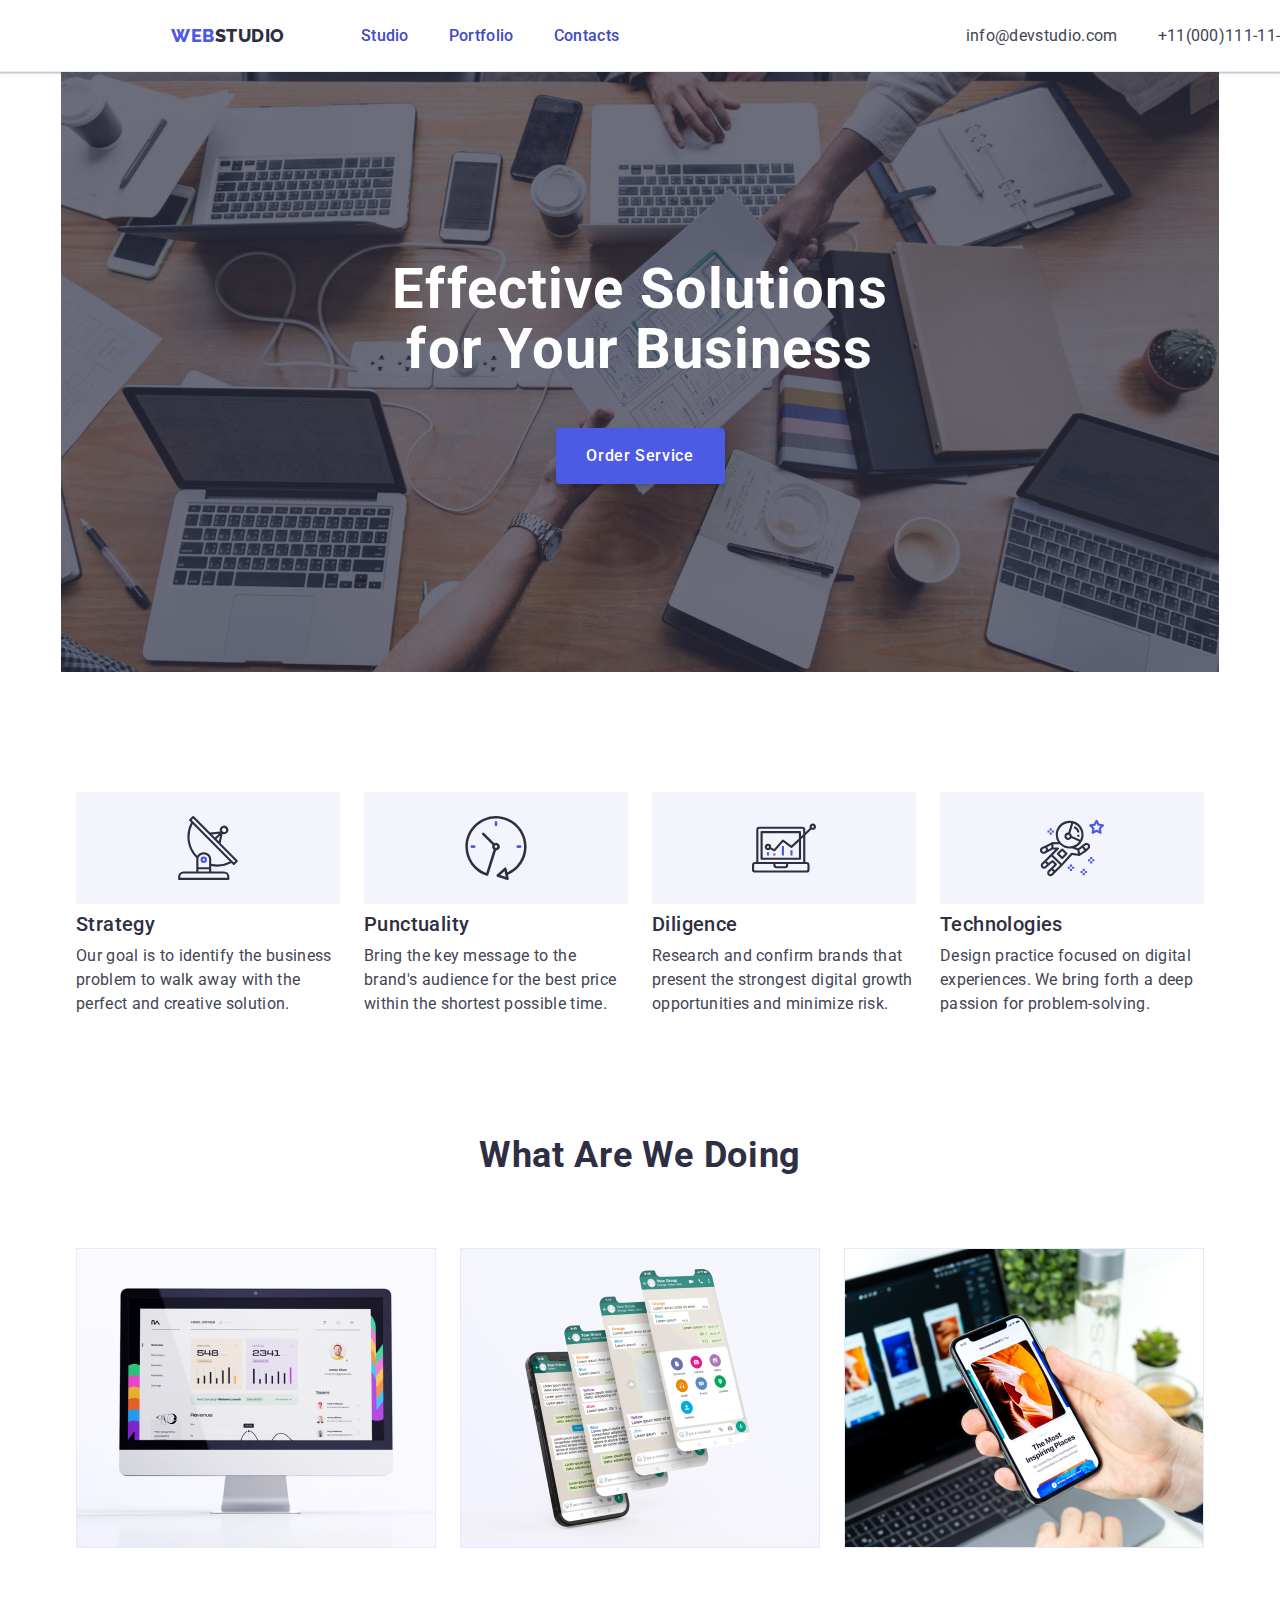
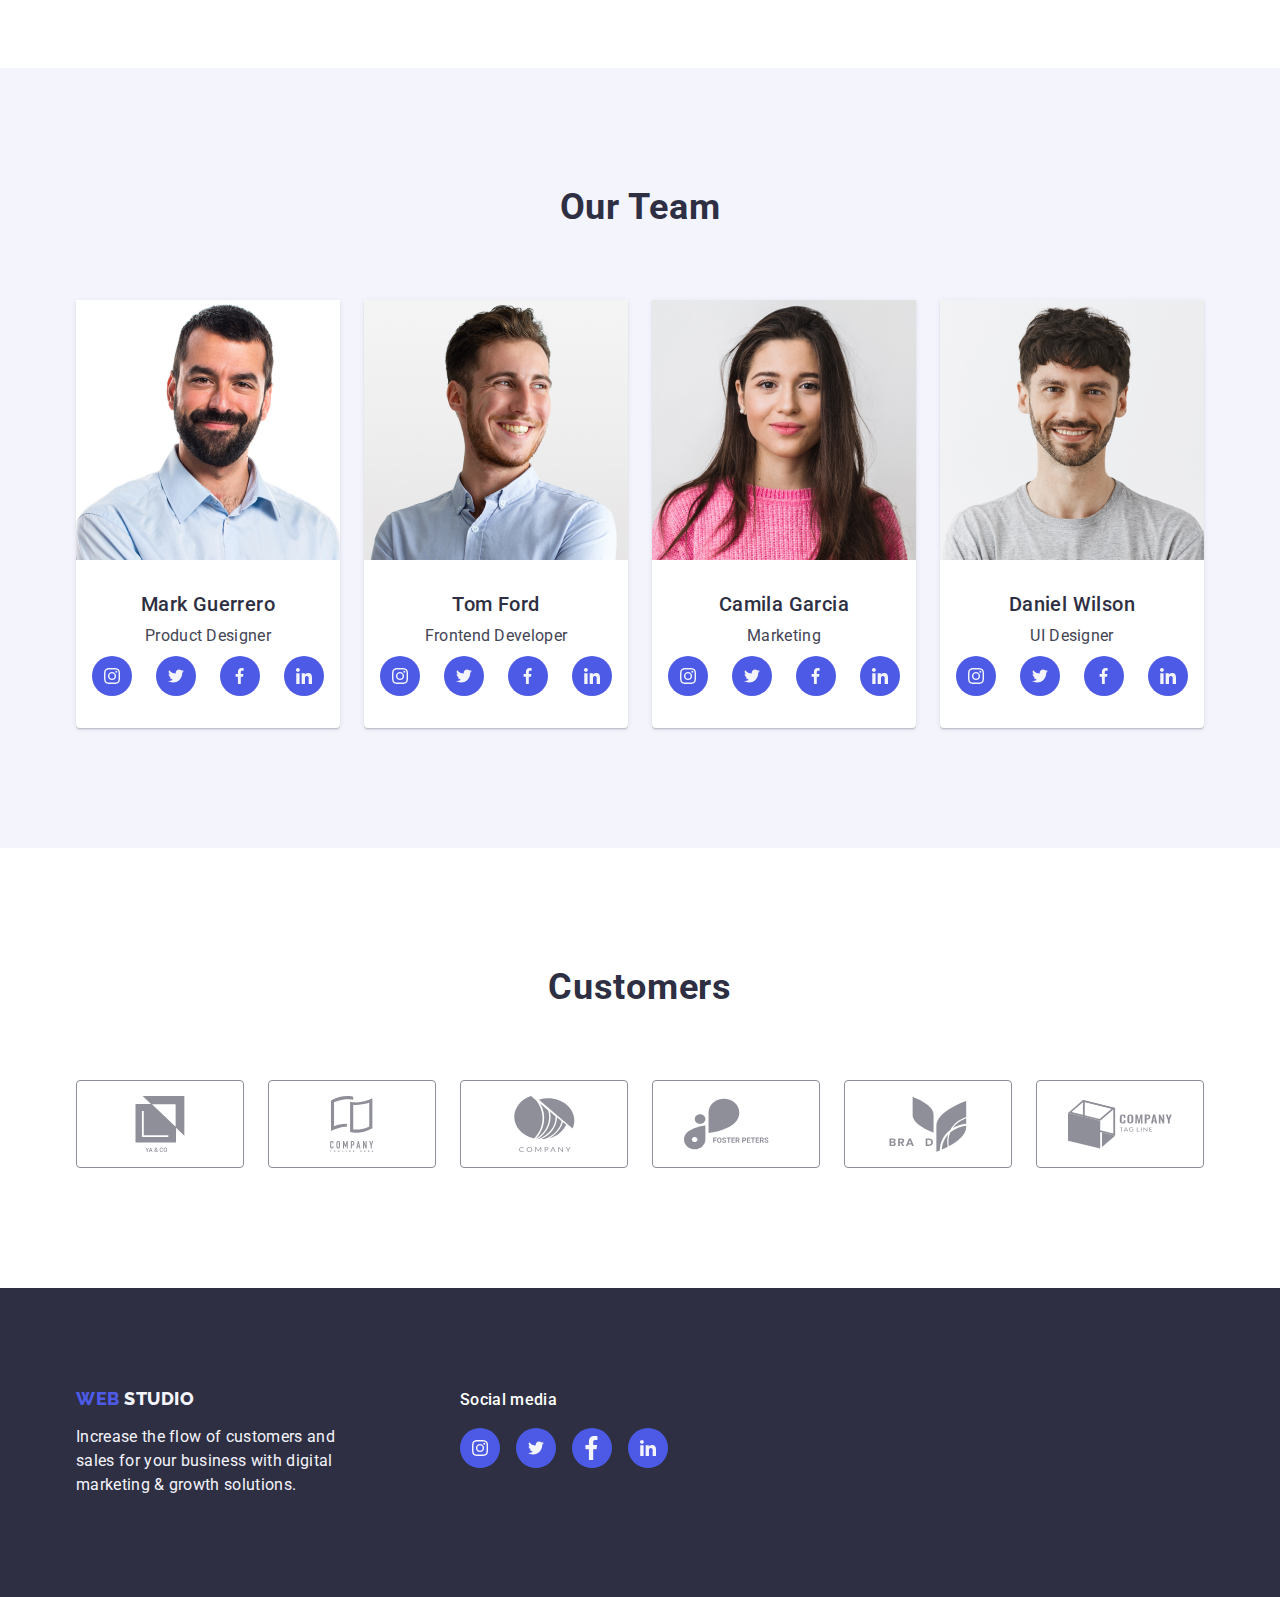
<file: index.html>
<!DOCTYPE html>
<html lang="en">

<head>
    <meta charset="UTF-8">
    <meta http-equiv="X-UA-Compatible" content="IE=edge">
    <meta name="viewport" content="width=device-width, initial-scale=1.0">
    <title>webstudio</title>
    <link rel="stylesheet"
        href="https://cdnjs.cloudflare.com/ajax/libs/modern-normalize/1.0.0/modern-normalize.min.css"><!-- Нормолайз -->
    <link rel="stylesheet" href="./css/styles.css">
    <link rel="preconnect" href="https://fonts.googleapis.com">
    <link rel="preconnect" href="https://fonts.gstatic.com" crossorigin>
    <link href="https://fonts.googleapis.com/css2?family=Raleway:wght@800&display=swap" rel="stylesheet">
    <link rel="preconnect" href="https://fonts.googleapis.com">
    <link rel="preconnect" href="https://fonts.gstatic.com" crossorigin>
    <link
        href="https://fonts.googleapis.com/css2?family=Raleway:wght@800&family=Roboto:wght@400;500;700;900&display=swap"
        rel="stylesheet">
</head>

<body>
    <header class="header">
        <div class="container container-header"> <!-- container-header -->
            <nav class="nav-header">
                <a class="logo link" href="./index.html">Web<span class="logo-dark">Studio</span></a>
                <ul class="list meny-list">
                    <li class="meny-item"><a class="meny-link link current" href="./index.html">Studio</a></li>
                    <li class="meny-item"><a class="meny-link link current" href="./portfolio.html">Portfolio</a>
                    </li>
                    <li class="meny-item"><a class="meny-link link current" href="">Contacts</a></li>
                </ul>
            </nav>
            <address class="address">
                <ul class="list address-list">
                    <li class="address-item ">
                        <a class="address-link link" href="mailto:info@devstudio.com">info@devstudio.com
                        </a>
                    </li>
                    <li class="address-item"><a class="address-link link" href="tel:+110001111111">+11(000)111-11-11
                        </a>
                    </li>
                </ul>
            </address>
        </div> <!-- ///container-header -->
    </header>

    <main>
        <section class="hero container">
            <div class="container container-hero"> <!-- container-hero  -->
                <h1 class="hero-title">Effective Solutions for Your Business</h1>
                <button class="hero-btn" type="button" data-modal-open>Order Service</button>
                <!-- data-modal-open це атрибути за яким скрипт шукає елемент (кнопку відкриття модального вікна) -->
            </div><!--///container-hero -->

        </section>

        <section class="advantages">
            <div class="container container-advantages"> <!-- container-advantages -->
                <h2 class="hidden-title" hidden>Advantages</h2>
                <ul class="list advantages-list">
                    <li class="advantages-item">
                        <div class="advantages-item-bg">
                            <svg class="icon-advantages icon-antenna" width="64" height="64">
                                <use href="./images/icons.svg#icon-antenna"></use>
                            </svg>
                        </div>
                        <h3 class="advantages-title">Strategy</h3>
                        <p class="advantages-descr">Our goal is to identify the business
                            problem to walk away with the perfect and creative solution.</p>
                    </li>
                    <li class="advantages-item ">
                        <div class="advantages-item-bg">
                            <svg class="icon-advantages icon-clock" width="64" height="64">
                                <use href="./images/icons.svg#icon-clock"></use>
                            </svg>
                        </div>
                        <h3 class="advantages-title">Punctuality</h3>
                        <p class="advantages-descr">Bring the key message to the brand's audience for the best price
                            within
                            the shortest possible
                            time.</p>
                    </li>
                    <li class="advantages-item">
                        <div class="advantages-item-bg">
                            <svg class="icon-advantages icon-diagram" width="64" height="64">
                                <use href="./images/icons.svg#icon-diagram"></use>
                            </svg>
                        </div>
                        <h3 class="advantages-title">Diligence</h3>
                        <p class="advantages-descr">Research and confirm brands that present the strongest digital
                            growth
                            opportunities and minimize
                            risk.</p>
                    </li>
                    <li class="advantages-item">
                        <div class="advantages-item-bg">
                            <svg class="icon-advantages icon-astronaut" width="64" height="64">
                                <use href="./images/icons.svg#icon-astronaut"></use>
                            </svg>
                        </div>
                        <h3 class="advantages-title">Technologies</h3>
                        <p class="advantages-descr">Design practice focused on digital experiences. We bring forth a
                            deep
                            passion for
                            problem-solving.</p>
                    </li>
                </ul>
            </div> <!--/// container-advantages -->
        </section>



        <section class="we-doing">
            <div class="container container-we-doing"> <!-- container-we-doing -->
                <h2 class="doing-title">What are we doing</h2>
                <ul class="list doing-list">
                    <li class="doing-item"><img src="./images/computer-pages.jpg" alt="computer-pages" width="360">
                    </li>
                    <li class="doing-item"><img src="./images/phone-pages.jpg" alt="phone-pages" width="360"></li>
                    <li class="doing-item"><img src="./images/applications.jpg" alt="applications" width="360"></li>
                </ul>
            </div> <!-- ///container-we-doing -->

        </section>
        <section class="our-team">
            <div class="container container-our-team"> <!-- container-our-team -->
                <h2 class="team-title">Our Team</h2>
                <ul class="list our-team-list">
                    <!-- Картка1-->
                    <li class="our-team-card">
                        <img class="our-team-img" src="./images/photo-mark.jpg" alt="photo-mark" width="264">
                        <div class="our-team-info">
                            <h3 class="team-subtitle">Mark Guerrero</h3>
                            <p class="card-descr">Product Designer</p>
                            <ul class="social-list list">
                                <!-- Соц мер1 -->
                                <li class="social-list-item">
                                    <a href="#" class="social-list-link link">
                                        <svg class="social-list-icon" width="16" height="16">
                                            <use href="./images/icons.svg#icon-instagram"></use>
                                        </svg>
                                    </a>
                                </li>
                                <li class="social-list-item">
                                    <a class="social-list-link link">
                                        <svg class="social-list-icon" width="16" height="16">
                                            <use href="./images/icons.svg#icon-twitter"></use>
                                        </svg>
                                    </a>
                                </li>
                                <li class="social-list-item">
                                    <a class="social-list-link link">
                                        <svg class="social-list-icon" width="16" height="16">
                                            <use href="./images/icons.svg#icon-facebook"></use>
                                        </svg>
                                    </a>
                                </li>
                                <li class="social-list-item">
                                    <a href="#" class="social-list-link link">
                                        <svg class="social-list-icon" width="16" height="16">
                                            <use href="./images/icons.svg#icon-linkedin"></use>
                                        </svg>
                                    </a>
                                </li>
                            </ul>
                        </div>
                    </li>
                    <!-- Картка2-->
                    <li class="our-team-card">
                        <img class="our-team-img" src="./images/photo-tom.jpg" alt="photo-tom" width="264">
                        <div class="our-team-info">
                            <h3 class="team-subtitle">Tom Ford</h3>
                            <p class="card-descr">Frontend Developer</p>
                            <!-- Соц мер2 -->
                            <ul class="social-list list">
                                <li class="social-list-item">
                                    <a href="#" class="social-list-link link">
                                        <svg class="social-list-icon" width="16" height="16">
                                            <use href="./images/icons.svg#icon-instagram"></use>
                                        </svg>
                                    </a>
                                </li>
                                <li class="social-list-item">
                                    <a class="social-list-link link">
                                        <svg class="social-list-icon" width="16" height="16">
                                            <use href="./images/icons.svg#icon-twitter"></use>
                                        </svg>
                                    </a>
                                </li>
                                <li class="social-list-item">
                                    <a class="social-list-link link">
                                        <svg class="social-list-icon" width="16" height="16">
                                            <use href="./images/icons.svg#icon-facebook"></use>
                                        </svg>
                                    </a>
                                </li>
                                <li class="social-list-item">
                                    <a href="#" class="social-list-link link">
                                        <svg class="social-list-icon" width="16" height="16">
                                            <use href="./images/icons.svg#icon-linkedin"></use>
                                        </svg>
                                    </a>
                                </li>
                            </ul>
                        </div>
                    </li>
                    <!-- Картка3-->
                    <li class="our-team-card">
                        <img class="our-team-img" src="./images/photo-camila.jpg" alt="photo-camila" width="264">
                        <div class="our-team-info">
                            <h3 class="team-subtitle">Camila Garcia</h3>
                            <p class="card-descr">Marketing</p>
                            <!-- Соц мер3 -->
                            <ul class="social-list list">
                                <li class="social-list-item">
                                    <a href="#" class="social-list-link link">
                                        <svg class="social-list-icon" width="16" height="16">
                                            <use href="./images/icons.svg#icon-instagram"></use>
                                        </svg>
                                    </a>
                                </li>
                                <li class="social-list-item">
                                    <a class="social-list-link link">
                                        <svg class="social-list-icon" width="16" height="16">
                                            <use href="./images/icons.svg#icon-twitter"></use>
                                        </svg>
                                    </a>
                                </li>
                                <li class="social-list-item">
                                    <a class="social-list-link link">
                                        <svg class="social-list-icon" width="16" height="16">
                                            <use href="./images/icons.svg#icon-facebook"></use>
                                        </svg>
                                    </a>
                                </li>
                                <li class="social-list-item">
                                    <a href="#" class="social-list-link link">
                                        <svg class="social-list-icon" width="16" height="16">
                                            <use href="./images/icons.svg#icon-linkedin"></use>
                                        </svg>
                                    </a>
                                </li>
                            </ul>
                        </div>
                    </li>
                    <!-- Картка4-->
                    <li class="our-team-card">
                        <img class="our-team-img" src="./images/photo-daniel.jpg" alt="photo-daniel" width="264">
                        <div class="our-team-info">
                            <h3 class="team-subtitle">Daniel Wilson</h3>
                            <p class="card-descr">UI Designer</p>
                            <!-- Соц мер4 -->
                            <ul class="social-list list">
                                <li class="social-list-item">
                                    <a href="#" class="social-list-link link">
                                        <svg class="social-list-icon" width="16" height="16">
                                            <use href="./images/icons.svg#icon-instagram"></use>
                                        </svg>
                                    </a>
                                </li>
                                <li class="social-list-item">
                                    <a class="social-list-link link">
                                        <svg class="social-list-icon" width="16" height="16">
                                            <use href="./images/icons.svg#icon-twitter"></use>
                                        </svg>
                                    </a>
                                </li>
                                <li class="social-list-item">
                                    <a class="social-list-link link">
                                        <svg class="social-list-icon" width="16" height="16">
                                            <use href="./images/icons.svg#icon-facebook"></use>
                                        </svg>
                                    </a>
                                </li>
                                <li class="social-list-item">
                                    <a href="#" class="social-list-link link">
                                        <svg class="social-list-icon" width="16" height="16">
                                            <use href="./images/icons.svg#icon-linkedin"></use>
                                        </svg>
                                    </a>
                                </li>
                            </ul>
                        </div>
                    </li>
                </ul>
            </div> <!-- ///container-our-team -->

        </section>
        <section class="customers container">
            <div class="container">
                <h2 class="customers-title">Customers</h2>
                <ul class="customers-list list">
                    <li class="customers-list-item">
                        <a href="#" class="customers-list-link">
                            <svg class="customers-icons" height="56" width="104">
                                <use href="./images/icons.svg#icon-group"></use>
                            </svg>
                        </a>
                    </li>
                    <li class="customers-list-item">
                        <a href="#" class="customers-list-link">
                            <svg class="customers-icons" height="56" width="104">
                                <use href="./images/icons.svg#icon-group-1"></use>
                            </svg>
                        </a>
                    </li>
                    <li class="customers-list-item">
                        <a href="#" class="customers-list-link">
                            <svg class="customers-icons" height="56" width="104">
                                <use href="./images/icons.svg#icon-group-2"></use>
                            </svg>
                        </a>
                    </li>
                    <li class="customers-list-item">
                        <a href="#" class="customers-list-link">
                            <svg class="customers-icons" height="56" width="104">
                                <use href="./images/icons.svg#icon-group-3"></use>
                            </svg>
                        </a>
                    </li>
                    <li class="customers-list-item">
                        <a href="#" class="customers-list-link">
                            <svg class="customers-icons" height="56" width="104">
                                <use href="./images/icons.svg#icon-group-4"></use>
                            </svg>
                        </a>
                    </li>
                    <li class="customers-list-item">
                        <a href="#" class="customers-list-link">
                            <svg class="customers-icons" height="56" width="104">
                                <use href="./images/icons.svg#icon-group-5"></use>
                            </svg>
                        </a>
                    </li>
                </ul>
            </div>
        </section>
    </main>
    <footer class="footer link">
        <div class="container footer-content">
            <div class="call-to-action ">
                <a class="logo logo-footer link" href="./index.html">Web <span class="logo-light"> Studio</span></a>
                <p class="footer-text">Increase the flow of customers and sales for your business with digital
                    marketing
                    & growth solutions.</p>
            </div>
            <div class="social-media">
                <p class="social-media-text">Social media</p>

                <ul class="social-list list social-list-footer">
                    <li class="social-list-item social-list-item-footer">
                        <a href="#" class="social-list-link link footer-social-list-link">
                            <svg class="social-list-icon" width="24" height="24">
                                <use href="./images/icons.svg#icon-instagram"></use>
                            </svg>
                        </a>
                    </li>
                    <li class="social-list-item social-list-item-footer">
                        <a class="social-list-link link footer-social-list-link">
                            <svg class="social-list-icon" width="24" height="24">
                                <use href="./images/icons.svg#icon-twitter"></use>
                            </svg>
                        </a>
                    </li>
                    <li class="social-list-item social-list-item-footer">
                        <a class="social-list-link link footer-social-list-link">
                            <svg class="social-list-icon" width="24" height="24">
                                <use href="./images/icons.svg#icon-facebook"></use>
                            </svg>
                        </a>
                    </li>
                    <li class="social-list-item social-list-item-footer">
                        <a href="#" class="social-list-link link footer-social-list-link">
                            <svg class="social-list-icon" width="24" height="24">
                                <use href="./images/icons.svg#icon-linkedin"></use>
                            </svg>
                        </a>
                    </li>
                </ul>


            </div>
        </div>

    </footer>
    <div class="back-drop  is-hidden" data-modal>
        <div class="modal">
            <button type="button" class="modal-close-btn"
                data-modal-close><!-- кнопкам які не відповідають за запит данних на сервер, ставимо type="button", data-modal-close це атрибути за яким скрипт шукає елемент -->
                <svg class="cross-icon" width="8" height="8">
                    <use href="./images/icons.svg#icon-cross"></use>
                </svg>
            </button>
            <p class="modal-title">Leave your contacts and we will call you back</p>

            <form class="contact-form">
                <div class="wrapper-for-label">
                    <label class="contact-form-field-wrapper" for="user-name">Name
                        <!-- додано атрибут for зі значенням user-name для того, щоб пов'язати label з input -->
                        <div class="contact-form-input-wrapper">
                            <input type="text" class="contact-form-input" name="user_name" required id="user-name"
                                pattern="[a-zA-Zа-яА-ЯІіЇї'Єє]+">
                            <svg class="contact-form-icon" width="18" height="24">
                                <use href="./images/icons.svg#icon-person"></use>
                            </svg>
                        </div>
                    </label>
                </div>



                <div class="wrapper-for-label ">
                    <!-- required- обов'язкове поле для заповнення 
                        pattern="[a-zA-Zа-яА-ЯІіЇї']+" те яеі символи можно вводити в поле, + говоритьь  що може бути необмежена кількість символів-->
                    <label class="contact-form-field-wrapper" for="phone">Phone
                        <div class="contact-form-input-wrapper">
                            <input type="tel" class="contact-form-input" name="user_phone" required id="phone"
                                pattern="[0-9]{3}-[0-9]{3}-[0-9]{2}-[0-9]{2}" title="xxx-xxx-xx-xx">
                            <svg class="contact-form-icon" width="18" height="18">
                                <use href="./images/icons.svg#icon-phone"></use>
                            </svg>
                        </div>
                    </label>
                </div>
                <!-- Так як потрібно створити батьківський елемент з  position: relative;, створюємо span, так як div не можно вкладати в label  -->
        </div>
        <div class="wrapper-for-label">
            <label class="contact-form-field-wrapper" for="email">Email
                <div class="contact-form-input-wrapper">
                    <input type="email" class="contact-form-input" name="user_email" required id="email"
                        pattern="[a-zA-Zа-яА-ЯІіЇї'Єє]+">
                    <svg class="contact-form-icon" width="18" height="18">
                        <use href="./images/icons.svg#icon-email"></use>
                    </svg>
                </div>
            </label>
        </div>
        <div class="wrapper-for-label">
            <label class=" contact-form-field-wrapper" for="user-comment">Comment
                <div class="contact-form-input-wrapper">
                    <textarea class="contact-form-message" name="user-comment" id="user-comment"
                        placeholder="Text input"></textarea>
                </div>

            </label>
        </div>

        <div class="wrapper-for-checkbox">
            <input class="checkbox-input visually-hidden" type="checkbox" name="user_policy" value="user_policy_agree"
                id="user-privacy"
                required><!--всім чекбоксам потібно задавати атрибут value="", щоб сервер знав яку саме галочку поставили.  -->
            <label class="checkbox-label" for="user-privacy">
                <span class="checkbox-label-span">
                    <svg class="checkbox-svg" width="10" height="8">
                        <use class="checkbox-use" href="./images/icons.svg#icon-checkmark"></use>
                    </svg>
                </span>
                I accept the terms and conditions of the <a class="privacy-policy" href="#">Privacy Policy</a>

            </label>
        </div>



        <button type="submit" class="modal-button-send">Send</button>

        </form>
    </div>
    </div>
    <script src="./js/modal.js"></script><!-- підключаємо скрипт -->
</body>

</html>



<!-- Відкриття/закриття модального вікна
Модальне вікно з формою заявки відкривається по натисканню на кнопку "Замовити послугу". Для того щоб скрипт спрацював,
необхідно додати до розмітки спеціальні атрибути, за якими скрипт шукає елементи:

data-modal-open - на кнопку відкриття модального вікна.
data-modal-close - на кнопку закриття модального вікна.
data-modal - на бекдроп модального вікна.
Після чого, перед закриваючим тегом body додати тег script з посиланням на файл скрипту для модально вікна.

Створити файл modal.js. в папці js
Скопіювати туди цей скрипт

(() => {
const refs = {
openModalBtn: document.querySelector("[data-modal-open]"),
closeModalBtn: document.querySelector("[data-modal-close]"),
modal: document.querySelector("[data-modal]"),
};

refs.openModalBtn.addEventListener("click", toggleModal);
refs.closeModalBtn.addEventListener("click", toggleModal);

function toggleModal() {
refs.modal.classList.toggle("is-hidden");
}
})();

Все це просто додає та прибираю додатковий клас .is-hidden при натиснені на елементи 
Потрібно описати клас у якому з'являється додатковий класis-hidden 
.back-drop.is-hidden{
    opacity: 0; 
    visibility: hidden; 
    pointer-events: none;}  (дивись css) -->
</file>
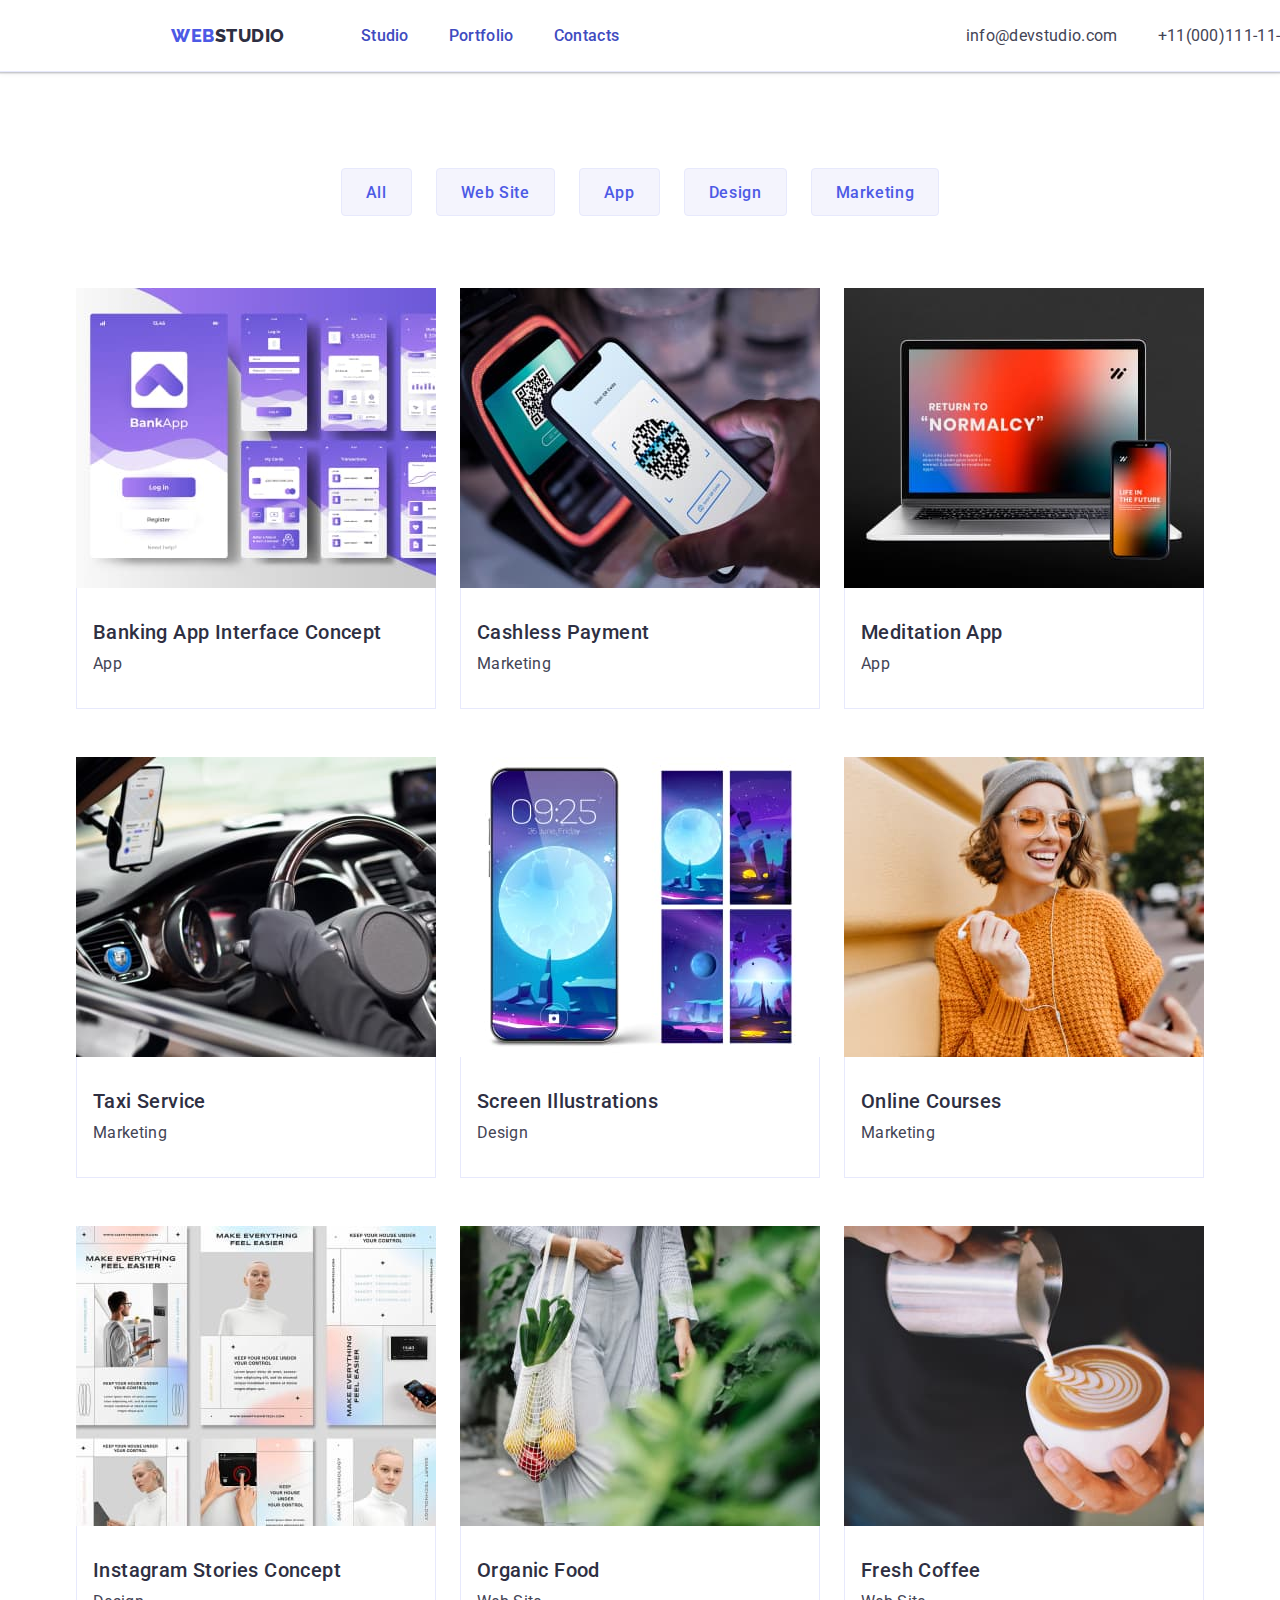
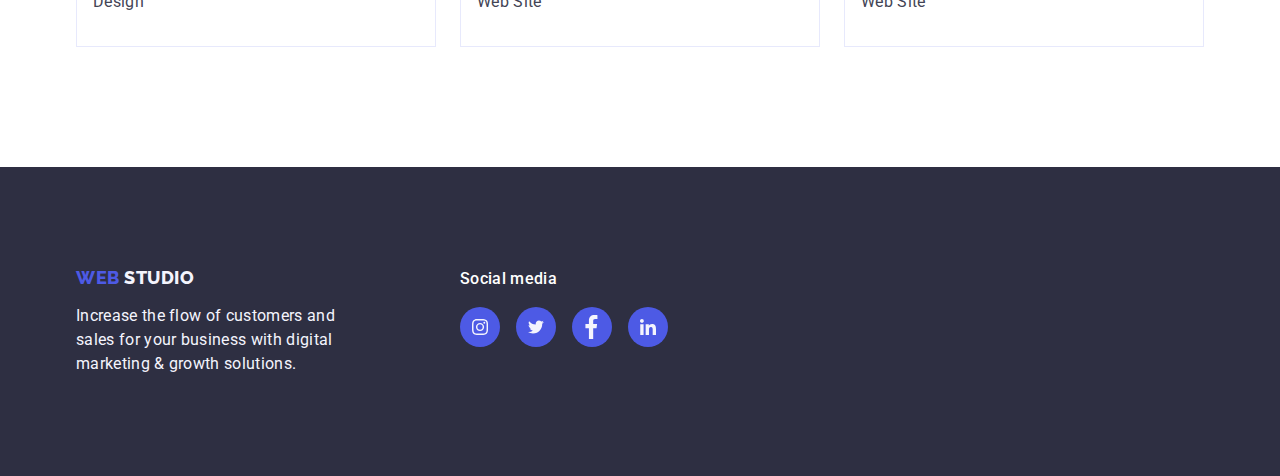
<file: portfolio.html>
<!DOCTYPE html>
<html lang="en">

<head>
    <meta charset="UTF-8">
    <meta http-equiv="X-UA-Compatible" content="IE=edge">
    <meta name="viewport" content="width=device-width, initial-scale=1.0">
    <title>Portfolio</title>
    <!--     <link rel="stylesheet" href="https://cdnjs.cloudflare.com/ajax/libs/modern-normalize/1.0.0/modern-normalize.min.css"> -->
    <link href="https://cdn.jsdelivr.net/npm/modern-normalize@1.1.0/modern-normalize.min.css" rel="stylesheet">
    <!-- Нормолайз -->
    <link rel="stylesheet" href="./css/styles.css">
    <link rel="preconnect" href="https://fonts.googleapis.com">
    <link rel="preconnect" href="https://fonts.gstatic.com" crossorigin>
    <link href="https://fonts.googleapis.com/css2?family=Raleway:wght@800&display=swap" rel="stylesheet">
    <link rel="preconnect" href="https://fonts.googleapis.com">
    <link rel="preconnect" href="https://fonts.gstatic.com" crossorigin>
    <link
        href="https://fonts.googleapis.com/css2?family=Raleway:wght@800&family=Roboto:wght@400;500;700;900&display=swap"
        rel="stylesheet">
</head>

<body>
    <!-- <div class="container-basic">  container-basic -->
    <header class="header">
        <div class="container container-header"> <!-- container-header -->
            <nav class="nav-header">
                <a class="logo link" href="./index.html">Web<span class="logo-dark">Studio</span></a>
                <ul class="list meny-list">
                    <li class="meny-item"><a class="meny-link link current" href="./index.html">Studio</a></li>
                    <li class="meny-item"><a class="meny-link link current" href="./portfolio.html">Portfolio</a>
                    </li>
                    <li class="meny-item"><a class="meny-link link current" href="">Contacts</a></li>
                </ul>
            </nav>
            <address class="address">
                <ul class="list address-list">
                    <li class="address-item ">
                        <a class="address-link link" href="mailto:info@devstudio.com">info@devstudio.com
                        </a>
                    </li>
                    <li class="address-item"><a class="address-link link" href="tel:+110001111111">+11(000)111-11-11
                        </a>
                    </li>
                </ul>
            </address>
        </div> <!-- ///container-header -->
    </header>




    <main>
        <section class="portfolio">
            <div class="container container-portfolio"> <!-- container portfolio -->
                <h1 class="hidden-title" hidden>Portfolio</h1>
                <ul class="btn-portfolio-list list">
                    <li class="btn-portfolio-item"><button class="btn-portfolio" type="button">All</button></li>
                    <li class="btn-portfolio-item"><button class="btn-portfolio" type="button">Web Site</button>
                    </li>
                    <li class="btn-portfolio-item"><button class="btn-portfolio" type="button">App</button></li>
                    <li class="btn-portfolio-item"><button class="btn-portfolio" type="button">Design</button></li>
                    <li class="btn-portfolio-item"><button class="btn-portfolio" type="button">Marketing</button>
                    </li>
                </ul>
                <ul class="portfolio-card-list list">
                    <li class="portfolio-card-item link">
                        <a class="portfolio-card-link link" href="#">
                            <div class="portfolio-img-wrapper">
                                <img src="./images/banking-app.jpg" alt="banking app" width="360">
                                <p class="overlay">14 Stylish and User-Friendly App Design Concepts · Task Manager App ·
                                    Calorie Tracker App · Exotic Fruit Ecommerce App · Cloud Storage App
                                </p>
                            </div>

                            <div class="portfolio-card-item-conteiner">
                                <h2 class="portfolio-title">Banking App Interface Concept</h2>
                                <p class="portfolio-subtitle">App</p>
                            </div>

                        </a>
                    </li>
                    <li class="portfolio-card-item link">
                        <a class="portfolio-card-link link" href="#">
                            <div class="portfolio-img-wrapper">
                                <img src="./images/img-portfolio/cashless-payment.jpg" alt="cashless payment"
                                    width="360">
                                <p class="overlay">14 Stylish and User-Friendly App Design Concepts · Task Manager App ·
                                    Calorie Tracker App · Exotic Fruit Ecommerce App · Cloud Storage App
                                </p>

                            </div>

                            <div class="portfolio-card-item-conteiner">
                                <h2 class="portfolio-title">Cashless Payment</h2>
                                <p class="portfolio-subtitle">Marketing</p>
                            </div>
                        </a>

                    </li>
                    <li class="portfolio-card-item link">
                        <a class="portfolio-card-link link" href="#">
                            <div class="portfolio-img-wrapper">
                                <img src="./images/img-portfolio/meditation-app.jpg" alt="meditation app" width="360">
                                <p class="overlay">14 Stylish and User-Friendly App Design Concepts · Task Manager App ·
                                    Calorie Tracker App · Exotic Fruit Ecommerce App · Cloud Storage App
                                </p>
                            </div>

                            <div class="portfolio-card-item-conteiner">
                                <h2 class="portfolio-title">Meditation App</h2>
                                <p class="portfolio-subtitle">App</p>
                            </div>
                        </a>

                    </li>
                    <li class="portfolio-card-item link">
                        <a class="portfolio-card-link link" href="#">
                            <div class="portfolio-img-wrapper">
                                <img src="./images/img-portfolio/taxi-service.jpg" alt="taxi service" width="360">
                                <p class="overlay">14 Stylish and User-Friendly App Design Concepts · Task Manager App ·
                                    Calorie Tracker App · Exotic Fruit Ecommerce App · Cloud Storage App
                                </p>
                            </div>

                            <div class="portfolio-card-item-conteiner">
                                <h2 class="portfolio-title">Taxi Service</h2>
                                <p class="portfolio-subtitle">Marketing</p>
                            </div>
                        </a>

                    </li>
                    <li class="portfolio-card-item link">
                        <a class="portfolio-card-link link" href="#">
                            <div class="portfolio-img-wrapper">
                                <img src="./images/img-portfolio/screen-illustrations.jpg" alt="screen illustrations"
                                    width="360">
                                <p class="overlay">14 Stylish and User-Friendly App Design Concepts · Task Manager App ·
                                    Calorie Tracker App · Exotic Fruit Ecommerce App · Cloud Storage App
                                </p>
                            </div>

                            <div class="portfolio-card-item-conteiner">
                                <h2 class="portfolio-title">Screen Illustrations</h2>
                                <p class="portfolio-subtitle">Design</p>
                            </div>

                        </a>

                    </li>
                    <li class="portfolio-card-item link">
                        <a class="portfolio-card-link link" href="#">
                            <div class="portfolio-img-wrapper">
                                <img src="./images/img-portfolio/online-courses.jpg" alt="online courses" width="360">
                                <p class="overlay">14 Stylish and User-Friendly App Design Concepts · Task Manager App ·
                                    Calorie Tracker App · Exotic Fruit Ecommerce App · Cloud Storage App
                                </p>
                            </div>

                            <div class="portfolio-card-item-conteiner">
                                <h2 class="portfolio-title">Online Courses</h2>
                                <p class="portfolio-subtitle">Marketing</p>
                            </div>
                        </a>

                    </li>
                    <li class="portfolio-card-item link">
                        <a class="portfolio-card-link link" href="#">
                            <div class="portfolio-img-wrapper">
                                <img src="./images/img-portfolio/instagram-stories.jpg" alt="instagram stories"
                                    width="360">
                                <p class="overlay">14 Stylish and User-Friendly App Design Concepts · Task Manager App ·
                                    Calorie Tracker App · Exotic Fruit Ecommerce App · Cloud Storage App
                                </p>
                            </div>

                            <div class="portfolio-card-item-conteiner">
                                <h2 class="portfolio-title">Instagram Stories Concept</h2>
                                <p class="portfolio-subtitle">Design</p>
                            </div>

                        </a>

                    </li>
                    <li class="portfolio-card-item link">
                        <a class="portfolio-card-link link" href="#">
                            <div class="portfolio-img-wrapper">
                                <img src="./images/img-portfolio/organic-food.jpg" alt="organic food" width="360">
                                <p class="overlay">14 Stylish and User-Friendly App Design Concepts · Task Manager App ·
                                    Calorie Tracker App · Exotic Fruit Ecommerce App · Cloud Storage App
                                </p>
                            </div>

                            <div class="portfolio-card-item-conteiner">
                                <h2 class="portfolio-title">Organic Food</h2>
                                <p class="portfolio-subtitle">Web Site</p>
                            </div>
                        </a>

                    </li>
                    <li class="portfolio-card-item link">
                        <a class="portfolio-card-link link" href="#">
                            <div class="portfolio-img-wrapper">
                                <img src="./images/img-portfolio/fresh-coffee.jpg" alt="fresh coffee" width="360">
                                <p class="overlay">14 Stylish and User-Friendly App Design Concepts · Task Manager App ·
                                    Calorie Tracker App · Exotic Fruit Ecommerce App · Cloud Storage App
                                </p>
                            </div>

                            <div class="portfolio-card-item-conteiner">
                                <h2 class="portfolio-title">Fresh Coffee</h2>
                                <p class="portfolio-subtitle">Web Site</p>
                            </div>

                        </a>

                    </li>
                </ul>
            </div>

        </section>

    </main>
    <footer class="footer link">
        <div class="container footer-content">
            <div class="call-to-action ">
                <a class="logo logo-footer link" href="./index.html">Web <span class="logo-light"> Studio</span></a>
                <p class="footer-text">Increase the flow of customers and sales for your business with digital
                    marketing
                    & growth solutions.</p>
            </div>
            <div class="social-media">
                <p class="social-media-text">Social media</p>

                <ul class="social-list list social-list-footer">
                    <li class="social-list-item social-list-item-footer">
                        <a href="#" class="social-list-link link footer-social-list-link">
                            <svg class="social-list-icon" width="24" height="24">
                                <use href="./images/icons.svg#icon-instagram"></use>
                            </svg>
                        </a>
                    </li>
                    <li class="social-list-item social-list-item-footer">
                        <a class="social-list-link link footer-social-list-link">
                            <svg class="social-list-icon" width="24" height="24">
                                <use href="./images/icons.svg#icon-twitter"></use>
                            </svg>
                        </a>
                    </li>
                    <li class="social-list-item social-list-item-footer">
                        <a class="social-list-link link footer-social-list-link">
                            <svg class="social-list-icon" width="24" height="24">
                                <use href="./images/icons.svg#icon-facebook"></use>
                            </svg>
                        </a>
                    </li>
                    <li class="social-list-item social-list-item-footer">
                        <a href="#" class="social-list-link link footer-social-list-link">
                            <svg class="social-list-icon" width="24" height="24">
                                <use href="./images/icons.svg#icon-linkedin"></use>
                            </svg>
                        </a>
                    </li>
                </ul>


            </div>
        </div>

    </footer>

    <!--     </div>  ///container-basic -->


</body>

</html>
</file>
<file: css/styles.css>
/* Стандартна блокова модель в сучасних проектах - це border-box. 
Для того щоб не ставити властивість box-sizing кожному елементу окремо, на самому початку файлу стилів використовується наступний CSS-код. */
* {
  box-sizing: border-box;
}
body {
  font-family: Roboto, sans-serif;
  color: #434455;
  background-color: #ffffff;
}
:root {
  --accept-color: #434455;
  --transition-duration-and-funk: 500ms linear; /* Змінна часу анімації */
  --modal-text:#8e8f99;
  --modal-background-check: #404bbf;
  --white: #ffffff;
  --color-link-modal: #4d5ae5;


}
img {
  display: block;
}
h1,
h2,
h3,
h4,
p {
  margin: 0;
}
button {
  cursor: pointer; /* всім кнопкам еа сторінці задан курсор */
}

.container {
  margin: 0 auto;
  padding-left: 15px;
  padding-right: 15px;
  width: 1158px;
  margin: 0 auto;
}
.container-header {
  display: flex;
}
.container-header .container-header p {
  font-family: "Roboto";
  font-style: normal;
  font-weight: 400;
  font-size: 16px;
  line-height: 24px;
  color: var(--accept-color);
}

.header {
  box-shadow: 0px 2px 1px rgba(46, 47, 66, 0.08),
    0px 1px 1px rgba(46, 47, 66, 0.16), 0px 1px 6px rgba(46, 47, 66, 0.08);
  border-bottom: 1px solid #e7e9fc;
  height: 72px;
  /* background-color: coral; */
  padding: 24px 156px 24px 156px;
}
.nav-header {
  display: flex; /* для розміщення навігації та контактів в одну лінію */
  align-items: center;
}
.logo {
  margin-right: 76px;
  text-decoration: none;
  font-family: "Raleway", sans-serif;
  font-style: normal;
  font-weight: 800;
  font-size: 18px;
  line-height: 1.17; /* для визначення простору між рядками */
  letter-spacing: 0.03em; /* для визначення відступів між літерами */
  text-transform: uppercase;
  color: #4d5ae5;
}
.link {
  text-decoration: none;
}

.logo-dark {
  color: #2e2f42;
}
.logo-light {
  color: #f4f4fd;
}
.list {
  list-style: none;
  margin: 0;
}
.meny-list {
  gap: 40px; /* для визначення відступів між пунктами меню */
  display: flex;
  justify-content: flex-start;
  /*   padding-right: 332px; */
  padding-left: 0;
}

.meny-link {
  padding: 24px 0;
  font-family: "Roboto";
  font-style: normal; /* для прибирання курсиву */
  font-weight: 500;
  font-size: 16px;
  line-height: 24px;
  /* letter-spacing: 0.02em; */
  color: #2e2f42;
  line-height: 1.5; /* для визначення простору між рядками */
  letter-spacing: 0.02em; /* визначення відступів між літерами */
}
.current {
  position: relative;
  color: #404bbf;
  transition: color 250ms cubic-bezier(0.4, 0, 0.2, 1); /* для плавної зміни кольору текстового контенту */
}
.current::after {
  content: "";
  position: absolute;
  left: 0;
  bottom: -1px;
  height: 4px;
  background-color: #404bbf;
  border-radius: 2px;
  transition: color 250ms cubic-bezier(0.4, 0, 0.2, 1); /* для плавної зміни кольору текстового контенту */
}

.meny-link:hover,
.meny-link:focus {
  color: #404bbf;
}
.address-item link:hover,
.address-item link:focus {
  color: #404bbf;
}
.address {
  margin-left: auto;
  font-style: normal;
}
.address-list {
  display: flex;
  gap: 40px; /*  для визначення відступів між пунктами контактів */
  padding-left: 0;
}
.content-address {
  list-style: none;
}
.address-link {
  font-family: "Roboto";
  font-style: normal;
  font-weight: 400;
  font-size: 16px;
  line-height: 24px;
  letter-spacing: 0.02em; /* визначення відступів між літерами */
  color: #434455;
  margin: 0;
  padding: 0;
  transition: color 250ms cubic-bezier(0.4, 0, 0.2, 1); /* для плавної зміни кольору текстового контенту */
}

.address-link:hover,
.address-link:focus {
  color: #404bbf;
}
.hero {
  padding: 188px 0;
  background-color: #2e2f42;
  background-image: linear-gradient(
      rgba(46, 47, 66, 0.7),
      rgba(46, 47, 66, 0.7)
    ),
    url(../images/bg-people-office.jpg);

  /*   background-image: linear-gradient(
      to right,
      rgba(46, 47, 66, 0.7),
      rgba(46, 47, 66, 0.7)
    ),
    url(../images/bg-people-office.jpg); */
  /*   Щоб було накладення темного градієнту, його потрібно вказати перед картинкою */
  background-repeat: no-repeat;
  background-position: center;
  background-size: cover;
  height: 600px;
  max-width: 1440px;
  display: flex;
}

.hero-title {
  margin: 0 auto;
  font-family: "Roboto";
  font-style: normal;
  font-weight: 700;
  font-size: 56px;
  line-height: 60px;
  text-align: center;
  line-height: 1.07;
  letter-spacing: 0.02em;
  color: #ffffff;
  max-width: 496px;
  margin-bottom: 48px;
}
.hero-btn {
  border: none;
  display: block;
  min-width: 169px;
  margin: 0 auto;
  width: 169px;
  height: 56px;
  /*   left: 636px;
  top: 428px; */
  background: #4d5ae5;
  box-shadow: 0px 4px 4px rgba(0, 0, 0, 0.15);
  border-radius: 4px;
  cursor: pointer; /* для визначення стилю курсору */

  font-family: "Roboto", sans-serif;
  font-style: normal;
  font-weight: 500;
  font-size: 16px;
  line-height: 24px;
  color: #ffffff;
  align-items: center;
  letter-spacing: 0.04em;
  transition: background-color 250ms cubic-bezier(0.4, 0, 0.2, 1);
}
.hero-btn:hover,
.hero-btn:focus {
  background-color: #404bbf;
}
.advantages {
  padding: 120px 0;
  /* background-color: gold; */
}

.advantages-list {
  display: flex;
  gap: 24px;
  padding: 0;
}

.advantages-item-bg {
  display: block; /* Без цього не буде працювати ширина і висота  */
  height: 112px; /* Щоб він був розтягнутий на 100% ширини батьківського, прибрати фіксовану ширину. Завдяки display: block, він займе всю ширину.  */
  background-color: #f4f4fd;
  padding: 24px 0 24px 0;
  margin-bottom: 8px;
  display: flex; /* Вирівнювання icon-advantages завдяки flex-box  */
  align-items: center;
  justify-content: center;
  border-radius: 4px;
}

.advantages-item {
  width: calc((100% - 72px) / 4);
  /* width: calc((100% - 72px) / 4); */

  /* width: calc((100% - 3 * 24px) / 4); */

  /* За макетом у нас є 4 пункти списку, між якими 3 проміжки по 27рх
  Зі 100% екрану віднімаємо 3 проміжки між пунктами по 24рх, і цей результат ділимо на кількість пунктів списку 4 */
  /*   width: calc((100% - 72px) / 4);
  для визначення ширини пункту списку (від загальної ширини екрану віднімаємо суму відступів між пунктами і ділимо це на кількість пунктів списку) 
  (можна також використовувати width calc((100% - 3 * 24px) / 4)
   або flex-basis: calc((100% - 3 * 24px) / 4) або flex-basis: calc((100% - 72px) / 4)) */
}
.advantages-title {
  margin-bottom: 8px;
  font-family: "Roboto";
  font-style: normal;
  font-weight: 500;
  font-size: 20px;
  line-height: 24px;
  color: #2e2f42;
  letter-spacing: 0.02em;
}

.advantages-descr {
  font-family: "Roboto";
  font-style: normal;
  font-weight: 400;
  font-size: 16px;
  line-height: 24px;
  letter-spacing: 0.02em;
}

.we-doing {
  /*  background-color: goldenrod; */
  /*  display: flex; */
  padding-bottom: 120px;
}
.doing-title {
  margin-bottom: 72px;
  /*  padding-bottom: 72px; */
  font-family: "Roboto";
  font-style: normal;
  font-weight: 700;
  font-size: 36px;
  line-height: 40px;
  color: #2e2f42;
  text-align: center;
  letter-spacing: 0.02em;
  line-height: 1.11;
  text-transform: capitalize;
}
.doing-list {
  display: flex;
  gap: 24px;
  padding: 0;
}
.doing-item {
  width: calc((100% - 2 * 24px) / 3);
}

.team-title {
  font-family: "Roboto";
  font-style: normal;
  font-weight: 700;
  font-size: 36px;
  line-height: 40px;
  color: #2e2f42;
  text-align: center;
  text-transform: capitalize; /* для визначення стилю написання тексту */
  letter-spacing: 0.02em;
  line-height: 1.11;
}
.footer-text {
  color: #f4f4fd;
}

.team-subtitle {
  font-family: "Roboto";
  font-style: normal;
  font-weight: 500;
  font-size: 20px;
  line-height: 24px;
  letter-spacing: 0.02em;
  color: #2e2f42;
}

.our-team {
  padding: 120px 0;
  background-color: #f4f4fd;
  /* background-color: darkgoldenrod; */
}
.team-title {
  margin-bottom: 72px;
}
.our-team-list {
  gap: 24px;
  padding: 0;
  display: flex;
  align-items: center;
  justify-content: center;
}
.our-team-card {
  box-shadow: 0px 1px 6px rgba(46, 47, 66, 0.08),
    0px 1px 1px rgba(46, 47, 66, 0.16), 0px 2px 1px rgba(46, 47, 66, 0.08);
  border-radius: 0px 0px 4px 4px;
  width: calc((100% - 3 * 24px) / 4);
  background-color: #ffffff;
  /*   width: 264px;
  height: 380px;  якщо вказати висоту, то не буде працювати    width: calc((100% - 3 * 24px) / 4); */
  border-radius: 0px 0px 4px 4px; /* для визначення заокруглень внизу блока
   (можна використовувати border-top-left-radius: 0px; border-top-right-radius: 0px ; border-top-right-radius: 4px; border-bottom-left-radius:4px;) */
}
/* .our-team-img{
  padding-bottom: 32px;
} */

.our-team-info {
  padding-top: 32px;
  padding-bottom: 32px;
  text-align: center;
  /*  padding: 32px 16px; */ /*  для визначення відступів від краю контейнера
   (можна використовувати аналог padding: 32px 16px 32px або padding-top: 32px; та padding-bottom: 32px; padding-left: 16px; padding-right: 16px) */
}
.team-subtitle {
  text-align: center;
  margin: 0;
  margin-bottom: 8px;
  padding: 0;
}
.card-descr {
  margin: 0;
  font-family: "Roboto";
  font-style: normal;
  font-weight: 400;
  font-size: 16px;
  line-height: 24px;
  text-align: center;
  letter-spacing: 0.02em;
  color: #434455;
}

.social-list {
  gap: 24px;
  display: flex;
  justify-content: center;
  padding: 0 16px;
  margin-top: 8px;
}
.social-list-link {
  display: flex;
  height: 100%;
  width: 100%; /* що встановлює ширину елемента на 100% ширини батьківського контейнера */
  background-color: #4d5ae5;
  border-radius: 50%;
  align-items: center;
  justify-content: center;
  transition: background-color 250ms cubic-bezier(0.4, 0, 0.2, 1); /* для плавної зміни кольору фону елемента */
}
.social-list-link:hover,
.social-list-link:focus {
  background-color: #404bbf;
}

.social-list-link .social-list-icon {
  margin: 12px;
  fill: #f4f4fd;
}

.customers {
  padding: 120px 0;
}
.customers-title {
  font-style: normal;
  font-weight: 700;
  font-size: 36px;
  line-height: 40px;
  text-align: center;
  letter-spacing: 0.02em;
  text-transform: capitalize;
  color: #2e2f42;
  margin-bottom: 72px;
  line-height: 1.1; /* для визначення простору між рядками */
}

.customers-list {
  padding-left: 0;
  display: flex;
  gap: 24px;
}

.customers-list-item {
  display: block;
  width: 168px;
  height: 88px;
  transition: border-color 250ms cubic-bezier(0.4, 0, 0.2, 1);
}
.customers-icons {
  display: block;
  margin: 0 auto;
  transition: border-color 250ms cubic-bezier(0.4, 0, 0.2, 1);
}

.customers-list-link {
  width: 100%; /* що встановлює ширину елемента на 100% ширини батьківського контейнера */
  height: 100%;
  border: 1px solid #8e8f99;
  border-radius: 4px; /*  що встановлює радіуси кутів елемента */
  display: flex;
  align-items: center;
  justify-content: center;
  fill: #8e8f99;
  color: #8e8f99;
  transition: border-color 250ms cubic-bezier(0.4, 0, 0.2, 1),
    color 250ms cubic-bezier(0.4, 0, 0.2, 1); /* для плавної зміни кольору рамки елемента та для плавної зміни кольору іконки */
}
.customers-list-link:hover,
.customers-list-link:focus {
  border-color: #404bbf;
  color: #404bbf;
  fill: currentColor; /*  для задання значення кольору svg?, що спадає з батьківського елементу (для цього потрібно прибрати властивість fill у спрайті для іконки) */
}

.footer {
  background-color: #2e2f42;
  padding-top: 100px;
  padding-bottom: 100px;
}

.footer-content {
  display: flex;
  align-items: baseline; /* встановлює вирівнювання елементів у поперечному напрямку вздовж головної осі контейнера відносно базової лінії тексту першого рядка кожного елемента */
}
.call-to-action {
  margin-right: 120px;
}
.logo-footer {
  color: #4d5ae5;
  display: inline-block;
  margin-bottom: 16px;
}
.footer-text {
  font-family: "Roboto";
  font-style: normal;
  font-weight: 400;
  font-size: 16px;
  line-height: 24px;
  letter-spacing: 0.02em;
  width: 264px;
}

/* .social-media{
} */
.social-media-text {
  font-family: "Roboto";
  font-style: normal;
  font-weight: 500;
  font-size: 16px;
  line-height: 24px;
  letter-spacing: 0.02em;
  color: #ffffff;
  margin-bottom: 16px;
}
.social-list-footer {
  padding: 0;
  gap: 16px;
}
.social-list-item-footer {
  width: 40px;
  height: 40px;
}

.footer-social-list-link:hover,
.footer-social-list-link:focus {
  background-color: #31d0aa;
}

.media-list {
  gap: 16px;
}
/* //////////////////////////////////////Portfolio //////////////////////////////////////////*/

.portfolio {
  padding: 96px 0 120px;
}
.portfolio-title {
  font-family: "Roboto";
  font-style: normal;
  font-weight: 500;
  font-size: 20px;
  line-height: 24px;
  color: #2e2f42;
  line-height: 1.2;
  letter-spacing: 0.02em;
}

.btn-portfolio {
  padding: 12px 24px;
  /*   width: 116px; Не потрібно, тому що тут є padding: 12px 24px;  */
  height: 48px;
  background: #f4f4fd;
  border: 1px solid #e7e9fc;
  border-radius: 4px;
  font-family: "Roboto", sans-serif;
  color: #4d5ae5;
  align-items: center;
  text-align: center;
  font-style: normal;
  font-weight: 500;
  font-size: 16px;
  line-height: 24px;
  letter-spacing: 0.04em;
  cursor: pointer;
}
.btn-portfolio:hover,
.btn-portfolio:focus {
  color: #ffffff;
  background-color: #404bbf;
  border: 1px solid transparent; /* для вимкнення кольору при ховері */
  box-shadow: 0px 3px 1px rgba(0, 0, 0, 0.1), 0px 2px 1px rgba(0, 0, 0, 0.08),
    0px 2px 2px rgba(0, 0, 0, 0.12); /* для визначення тіні для елемента при наведені мишкою */
}

.list {
  list-style: none;
}

.portfolio-subtitle {
  font-family: "Roboto";
  font-style: normal;
  font-weight: 400;
  font-size: 16px;
  line-height: 24px;
  letter-spacing: 0.02em;
  color: #434455;
  line-height: 1.5;
}
.btn-portfolio-list {
  display: flex;
  gap: 24px;
  /*   padding-bottom: 72px;
  margin: 0; */
  margin-bottom: 72px;
  justify-content: center;
  padding: 0;
}
.btn-portfolio {
  /*   transition: color 250ms cubic-bezier(0.4, 0, 0.2, 1),
    background-color 250ms cubic-bezier(0.4, 0, 0.2, 1),
    border-color 250ms cubic-bezier(0.4, 0, 0.2, 1),
    box-shadow 250ms cubic-bezier(0.4, 0, 0.2, 1); */ /*  для плавної зміни властивостей; */
  /*  transition: box-shadow 250ms cubic-bezier(0.4, 0, 0.2, 1);  */ /* для плавної появи тіні */
  transition: color 250ms cubic-bezier(0.4, 0, 0.2, 1),
    background-color 250ms cubic-bezier(0.4, 0, 0.2, 1),
    border-color 250ms cubic-bezier(0.4, 0, 0.2, 1),
    box-shadow 250ms cubic-bezier(0.4, 0, 0.2, 1);
}
.portfolio-card-list {
  padding: 0;
  display: flex;
  flex-wrap: wrap;
  gap: 24px;
  row-gap: 48px; /* для визначення вертикальних відступів між елементами списку якщо вони переносяться на новий рядок
   (можна використовувати margin-bottom: 48px для тега li у класі, для трьох останіх пунктів списку використовуємо margin-bottom: 0 для обнулення відступів) */
}
.portfolio-card-item {
  width: calc((100% - 48px) / 3);
  transition: box-shadow 250ms cubic-bezier(0.4, 0, 0.2, 1); /* для плавної появи тіні */
}
.portfolio-card-link {
  display: block;
  transition: box-shadow 250ms cubic-bezier(0.4, 0, 0.2, 1); /*  для плавної появи тіні */
}
.portfolio-card-link:hover,
.portfolio-card-link:focus {
  box-shadow: 0px 1px 6px rgba(46, 47, 66, 0.08),
    0px 1px 1px rgba(46, 47, 66, 0.16), 0px 2px 1px rgba(46, 47, 66, 0.08);
  transform: translateY(0%);
}

.portfolio-card-item-conteiner {
  padding: 32px 16px;
  border: 1px solid #e7e9fc; /* для визначення стилю обводки по периметру контейнера */
  border-top: none;
}
.portfolio-title {
  margin: 0;
  margin-bottom: 8px; /* для визначення відступу між заголовком та параграфом */
}

.portfolio-img-wrapper {
  display: block;
  position: relative;
  overflow: hidden; /* Робимо так, щоб все що не влазить в цей дів обрізалось. При цьому, ми навмисно поставили вниз наш overlay  */
}

.overlay {
  display: block;
  background-color: #4d5ae5;
  font-style: normal;
  font-weight: 400;
  font-size: 16px;
  line-height: 24px;
  letter-spacing: 0.02em;
  color: #f4f4fd;
  padding: 40px 32px 0 32px;
  padding: 40px 32px;
  position: absolute; /* чепляється до найближчого батьківського relative */
  left: 0; /* допомогає передвинути абсолютний елемент */
  top: 0;
  width: 100%;
  height: 100%;
  transition: transform 250ms cubic-bezier(0.4, 0, 0.2, 1); /* що дозволяє задавати анімаційний ефект для зміни значень властивостей стилю */
  overflow: auto; /* якщо тексту забагато, буде скрол */
  transform: translate(
    0,
    100%
  ); /* Робимо так щоб він був знизу і потім міг виїзджати */
  /* transition: transform 500ms linear ; */ /*Для анімації  transition показує що при яякісь події, у нас там при ховері,змінюється властивість transform. */
  transition: var(
    --transition-duration-and-funk
  ); /*Зверху в розділі :root задала змінну. Завдяки var() ввела ім'я змінної. За допомогою змінної можно буде робитизміни одназу на всьому сайті */
  transition: transform 250ms cubic-bezier(0.4, 0, 0.2, 1); /*  що дозволяє задавати анімаційний ефект для зміни значень властивостей стилю */
}

/* Просимо щоб при наведенні на елемент списку, у класа .overlay, змінювався  transform  */
.portfolio-card-link:hover .overlay,
.portfolio-card-link:focus .overlay {
  transform: translate(0, 0);
  transform: translateY(0%);
}

/* /////////////////////////////////////////      MODAL-WINDOW        //////////////////////// */
.back-drop {
  position: fixed; /* вирізається зі сторінки, позиціонується від вью порта */
  left: 0; /* без цих данних він би позиціонувався там, де ми його вказали у розмітці */
  top: 0; /* без цих данних він би позиціонувався там, де ми його вказали у розмітці */
  width: 100%; /* Розтягуємо на 100% вью порта */
  height: 100%;
  background-color: rgba(46, 47, 66, 0.4);
  z-index: 100; /* Задаємо великий, щоб точно нічого його не перекрило */
  transition: opacity 250ms cubic-bezier(0.4, 0, 0.2, 1),
    visibility 250ms cubic-bezier(0.4, 0, 0.2, 1); /*  для плавної зміни свою прозорості і видимості елемента */
}

.back-drop.is-hidden {
  /*шукає елемент у якого є  ці 2 класи:.back-drop.is-hidden. Тобто, цей селектор спрацює тільки якщо на елементі будуть ці два класи   */
  opacity: 0; /*Робимо повністю прозорим щоб не бачити */
  visibility: hidden; /* щоб приховати */
  pointer-events: none; /* щоб наша мишка не реагувала на нього, коли він скритий.Щоб кліки мишкой проходили цей елемент.
  Тому що цей елемент фіксований, і знаходиться над усім на сторінці */
}

.modal {
  min-height: 576px; /*  для визначення мінімальної висоти елемента на веб-сторінці */
  width: 408px;
  background: #fcfcfc;
  box-shadow: 0px 1px 1px rgba(0, 0, 0, 0.14), 0px 1px 3px rgba(0, 0, 0, 0.12),
    0px 2px 1px rgba(0, 0, 0, 0.2);
  border-radius: 4px;
  position: absolute; /* Так як у батьківського елементу стоїть position: fixed;(відмінний від static, цей елемент буде позиціонуватись від нього */
  top: 50%;
  left: 50%; /* Зівдяки цьому верхній лівий кут буде по центру, а не центр елемента  */
  transform: translate(
    -50%,
    -50%
  ); /* зміщуємо .modal вліво на -50% його ширини, і вверх на -50% висоти.  
 Якщо задати transform: translate(50%, 50%), то зміститься на вроаво на 50% його ширини, ф вниз а 50% висоти  */
  transition: transform 250ms cubic-bezier(0.4, 0, 0.2, 1); /* що дозволяє задавати анімаційний ефект для зміни значень властивостей стилю */
  padding: 72px 24px 24px 24px;
}

.modal-close-btn {
  padding: 0;
  width: 24px;
  height: 24px;
  filter: drop-shadow(0px 4px 4px rgba(0, 0, 0, 0.25));
  background: #e7e9fc;
  border: 1px solid rgba(0, 0, 0, 0.1);
  border-radius: 50%; /* Робимо круглі края */
  display: flex;
  justify-content: center; /* Твоя дитина по головній осі буде в центрі */
  align-items: center; /* Твоя дитина по допоміжній осі буде в центрі */
  position: absolute; /* виймаємо з контенту.Щоб вона нічого не зміщувала, і нікому не заважала */
  /* Буде позиціонуватись від .modal, тому що він має position відмінний від static*/
  top: 24px;
  right: 24px; /* буде відштовхуватись справа */
  transition: background-color 250ms cubic-bezier(0.4, 0, 0.2, 1),
    border 250ms cubic-bezier(0.4, 0, 0.2, 1);
}

.modal-close-btn:hover,
.modal-close-btn:focus {
  background-color: #404bbf;
  border: none;
}

.cross-icon {
  fill: #2e2f42;
  transition: fill 250ms cubic-bezier(0.4, 0, 0.2, 1); /*  для плавної зміни кольору */
}

.modal-close-btn:hover .cross-icon,
.modal-close-btn:focus .cross-icon {
  fill: #ffffff;
} /*Зміна кольору іконки при наведенні на кнопку */

/* .contact-form {
  padding-top: 72px;
  padding-left: 24px;
  padding-right: 24px;
} */
.wrapper-for-label {
  margin-bottom: 8px;
}

.modal-title {
  font-family: "Roboto";
  font-style: normal;
  font-weight: 500;
  font-size: 16px;
  line-height: 24px;
  text-align: center;
  letter-spacing: 0.02em;
  color: #2e2f42;
  margin-bottom: 16px;
}
.contact-form-field-wrapper {
  display: block;
  font-family: "Roboto";
  font-style: normal;
  font-weight: 400;
  font-size: 12px;
  line-height: 14px;
  letter-spacing: 0.04em;
  color: #8e8f99;
  padding-bottom: 4px;
  line-height: 1.17; /* для визначення простору між рядками */
  letter-spacing: 0.04em; /* для визначення відстані між літерами */
  margin-bottom: 4px;
}
.contact-form-input {
  width: 100%;
  height: 40px;
  border-radius: 4px;
  padding-left: 16px;
  border: 1px solid rgba(46, 47, 66, 0.4);
  transition: border-color 300ms;
}

/*.contact-form-input:hover + .contact-form-icon (селектор сусіда. Тобто елементи на одному рівні вкладеності)
 Так ми кажемо, що при наведені на .contact-form-input, у його судіда .contact-form-icon буде змінюватись кольор.  */
.contact-form-input:hover + .contact-form-icon,
.contact-form-input:focus + .contact-form-icon {
  fill: #4d5ae5;
}
.contact-form-input:hover,
.contact-form-input:focus {
  outline: none;
  border: 1px solid #4d5ae5;
}
.contact-form-message {
  width: 100%;
  height: 120px;
  border-radius: 4px;
  resize: none;
  padding-top: 8px;
  padding-left: 16px;
  padding-right: 16px;
  display: block;
  border: 1px solid rgba(46, 47, 66, 0.4);
  transition: border-color 300ms;
}

/* Зівдяки псевдоелементу ::placeholder задаємо стилі тексту-підказці */
.contact-form-message::placeholder {
  font-weight: 400;
  font-size: 12px;
  line-height: 14px;
  letter-spacing: 0.04em;
  color: rgba(46, 47, 66, 0.4);
}
.contact-form-message:hover,
.contact-form-message:focus {
  outline: none;
  border: 1px solid #4d5ae5;
}
/* .contact-form-textarea-wrapper {
  display: block;
  width: 100%;
  height: 138px;
  margin-bottom: 16px;
} */

.chec-icons-wrapper{
  width: 16px;
  height: 16px; 
}
.contact-form-checkbox-wrapper {
  /* display: block; */
  margin-bottom: 24px;
  height: 16px;
}

.checkbox-link {
  font-weight: 400;
  font-size: 12px;
  line-height: 16px;
  letter-spacing: 0.04em;
  text-decoration-line: underline;
  color: #4d5ae5;
  flex: none;
  order: 1;
  flex-grow: 0;
}

.modal-button-send {
  display: block;
  width: 169px;
  height: 56px;
  background: #4d5ae5;
  box-shadow: 0px 4px 4px rgba(0, 0, 0, 0.15);
  border-radius: 4px;
  color: #ffffff;
  margin: 0 auto;
}
.contact-form-icon {
  position: absolute;
  display: block;
  top: 50%;
  left: 16px;
  transform: translateY(-50%);
  margin-right: 8px;
  transition: fill 250ms cubic-bezier(0.4, 0, 0.2, 1); /* що дозволяє задавати анімаційний ефект для зміни значень властивостей стилю */
}
.contact-form-input-wrapper {
  position: relative;
  display: block;
}

.wrapper-for-checkbox {
  margin-bottom: 24px;
}
.wrapper-for-checkbox{
  margin-bottom: 24px;
}
.visually-hidden{
  display: none;
}

.checkbox-label{
  font-size: 12px;
  line-height: 1.17;
  letter-spacing: 0.04em;
  color: var(--modal-text);
}
.checkbox-label-span{
  width: 16px;
  height: 16px; 
  border: 1px solid rgba(46, 47, 66, 0.4);
  border-radius: 2px;
  display: inline-flex;
  align-items: center;
  justify-content: center;
  fill: transparent;
}
.checkbox-input:checked + .checkbox-label .checkbox-label-span {
  background-color: var(--modal-background-check);
  border: none;
  border-color: var(--modal-background-check);
  fill: var(--white);
}

.checkbox-input:checked + .checkbox-label .checkbox-label-span .checkbox-svg .checkbox-use {
opacity: 1;
  fill: var(--white);
}

.checkbox-input:checked + .checkbox-label .checkbox-label-span .checkbox-svg{
  opacity: 1;
  fill: var(--white);
}
.privacy-policy{
  color: var(--color-link-modal);

}
</file>
